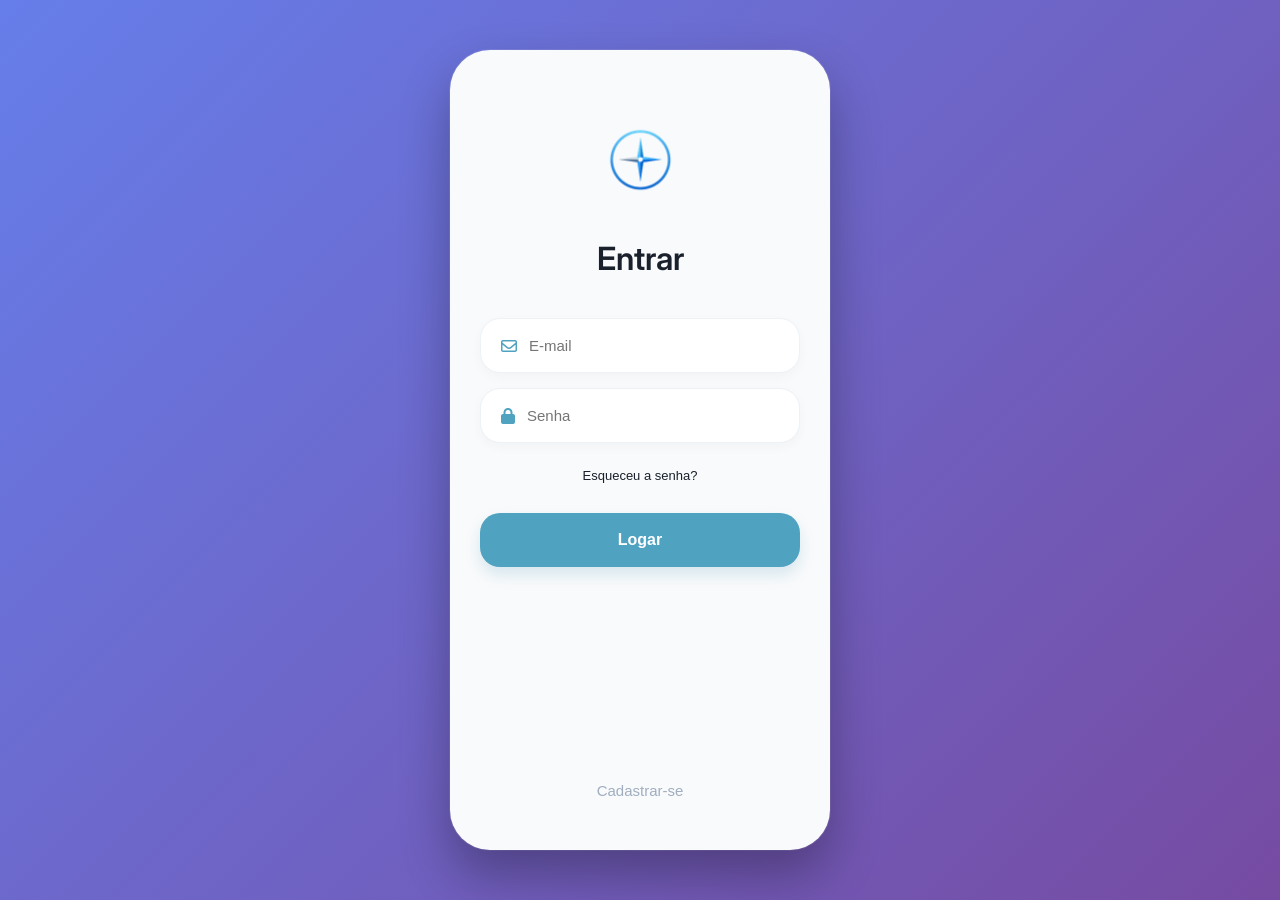
<file: index.html>
<!DOCTYPE html>
<html lang="pt-br">
<head>
    <meta charset="UTF-8">
    <meta name="viewport" content="width=device-width, initial-scale=1.0">
    <title>Oportuniza | App</title>
    <link href="https://fonts.googleapis.com/css2?family=Inter:wght@300;400;600&display=swap" rel="stylesheet">
    <link rel="stylesheet" href="style.css">
    <link rel="stylesheet" href="home.css">
    <link rel="stylesheet" href="https://cdnjs.cloudflare.com/ajax/libs/font-awesome/6.0.0/css/all.min.css">
</head>
<body>

    <div class="app-container">
        
        <section id="login-screen" class="screen active">
            <header>
                <img src="logo.png" alt="Logo" class="app-logo">
                <h1 class="brand-name">Entrar</h1>
            </header>
            <div class="form-group">
                <div class="input-field">
                    <i class="fa-regular fa-envelope"></i>
                    <input type="email" id="login-email" placeholder="E-mail">
                </div>
                <div class="input-field">
                    <i class="fa-solid fa-lock"></i>
                    <input type="password" id="login-password" placeholder="Senha">
                </div>
                <button class="forgot-link" onclick="showScreen('recover-screen')">Esqueceu a senha?</button>
            </div>
            <button class="btn-primary" onclick="handleLogin()">Logar</button>
            <div class="footer">
                <button class="signup-link" onclick="showScreen('register-screen')">Cadastrar-se</button>
            </div>
        </section>

        <section id="register-screen" class="screen">
            <header>
                <h1 class="brand-name">Criar Conta</h1>
                <p class="tagline">Junte-se ao Oportuniza</p>
            </header>
            <div class="form-group">
                <div class="input-field">
                    <i class="fa-regular fa-user"></i>
                    <input type="text" id="reg-name" placeholder="Nome Completo">
                </div>
                <div class="input-field">
                    <i class="fa-regular fa-envelope"></i>
                    <input type="email" id="reg-email" placeholder="E-mail">
                </div>
                <div class="input-field">
                    <i class="fa-solid fa-lock"></i>
                    <input type="password" id="reg-password" placeholder="Crie uma Senha">
                </div>
            </div>
            <button class="btn-primary" onclick="handleRegister()">Registrar</button>
            <div class="footer">
                <button class="signup-link" onclick="showScreen('login-screen')">Voltar para o Login</button>
            </div>
        </section>

        <section id="recover-screen" class="screen">
            <header>
                <h1 class="brand-name">Recuperar</h1>
                <p class="tagline">Digite seu e-mail cadastrado</p>
            </header>
            <div class="form-group">
                <div class="input-field">
                    <i class="fa-regular fa-envelope"></i>
                    <input type="email" id="recover-email" placeholder="E-mail">
                </div>
            </div>
            <button class="btn-primary" onclick="handleRecover()">Enviar Instruções</button>
            <div class="footer">
                <button class="signup-link" onclick="showScreen('login-screen')">Cancelar</button>
            </div>
        </section>

        <section id="home-screen" class="screen">
            <header class="home-header">
                <img src="logo.png" alt="Logo" class="app-logo-small">
                <div class="user-profile">
                    <img src="user_profile.png" alt="Usuário" class="user-avatar">
                    <span class="welcome-text">Olá, <strong id="user-name-display">Usuário</strong></span>
                </div>
            </header>
            <main class="home-main">
                <div class="widget-card card-purple">
                    <img src="CIEE.png" alt="CIEE" class="card-icon-img">
                    <div class="card-content">
                        <h3>CIEE</h3>
                        <p>Centro de Integração Empresa-Escola</p>
                    </div>
                    <a href="https://www.cieepr.org.br" target="_blank" class="card-action"><i class="fa-solid fa-chevron-right"></i></a>
                </div>
                <div class="widget-card card-blue">
                    <div class="card-icon"><i class="fa-solid fa-briefcase"></i></div>
                    <div class="card-content">
                        <h3>12 Novas Vagas</h3>
                        <p>Compatíveis com seu perfil</p>
                    </div>
                    <button class="card-action"><i class="fa-solid fa-chevron-right"></i></button>
                </div>
                <div class="widget-highlight card-green">
                    <h3>Vaga Destaque: Dev Júnior</h3>
                    <p>Empresa TechSolutions</p>
                    <button class="btn-highlight">Ver Detalhes</button>
                </div>
            </main>
            <nav class="bottom-nav">
                <button class="nav-item active"><i class="fa-solid fa-house"></i>Home</button>
                <button class="nav-item"><i class="fa-solid fa-magnifying-glass"></i>Buscar</button>
                <button class="nav-item"><i class="fa-solid fa-bell"></i>Avisos</button>
                <button class="nav-item" onclick="showScreen('login-screen')"><i class="fa-solid fa-right-from-bracket"></i>Sair</button>
            </nav>
        </section>

    </div>

    <script src="script.js"></script>
</body>
</html>
</file>
<file: style.css>
:root {
    --primary: #4FA2C0;
    --primary-dark: #3d8ba8;
    --secondary: #6C63FF;
    --bg-light: #F9FAFB;
    --bg-gradient: linear-gradient(135deg, #667eea 0%, #764ba2 100%);
    --text-main: #1A202C;
    --text-muted: #A0AEC0;
    --card-shadow: 0 10px 40px rgba(0,0,0,0.1);
}

* { box-sizing: border-box; margin: 0; padding: 0; outline: none; }

body {
    background: var(--bg-gradient);
    display: flex;
    justify-content: center;
    align-items: center;
    height: 100vh;
    font-family: 'Inter', sans-serif;
    padding: 20px;
}

.app-container {
    width: 100%;
    max-width: 380px;
    height: 100%;
    max-height: 800px;
    background-color: var(--bg-light);
    border-radius: 40px;
    overflow: hidden;
    box-shadow: 0 25px 50px rgba(0,0,0,0.3), 0 0 0 1px rgba(255,255,255,0.1);
}

.screen {
    padding: 50px 30px;
    display: none;
    flex-direction: column;
    height: 100%;
}

.screen.active { display: flex; animation: fadeIn 0.4s ease; }

@keyframes fadeIn { from { opacity: 0; transform: scale(0.98); } to { opacity: 1; transform: scale(1); } }

header { text-align: center; margin-bottom: 40px; }
.app-logo { width: 120px; margin-bottom: 15px; }
.brand-name { font-size: 32px; font-weight: 600; color: var(--text-main); }
.tagline { font-size: 14px; color: var(--text-muted); margin-top: 5px; }

.form-group { display: flex; flex-direction: column; gap: 15px; margin-bottom: 30px; }

.input-field {
    background: white;
    border-radius: 20px;
    display: flex;
    align-items: center;
    padding: 0 20px;
    box-shadow: 0 4px 12px rgba(0,0,0,0.03);
    border: 1px solid #edf2f7;
    transition: all 0.3s ease;
}

.input-field:focus-within {
    border-color: var(--primary);
    box-shadow: 0 4px 15px rgba(79, 162, 192, 0.2);
}

.input-field i { color: var(--primary); font-size: 16px; margin-right: 12px; }

.input-field input {
    border: none;
    padding: 18px 0;
    width: 100%;
    font-size: 15px;
    background: transparent;
}

.btn-primary {
    background: var(--primary);
    color: white;
    border: none;
    padding: 18px;
    border-radius: 20px;
    font-size: 16px;
    font-weight: 600;
    cursor: pointer;
    transition: all 0.3s ease;
    box-shadow: 0 8px 15px rgba(79, 162, 192, 0.2);
}

.btn-primary:hover {
    transform: translateY(-2px);
    box-shadow: 0 12px 25px rgba(79, 162, 192, 0.35);
}

.btn-primary:active { transform: scale(0.96); }

.forgot-link {
    background: none;
    border: none;
    color: var(--text-main);
    font-size: 13px;
    align-self: center;
    cursor: pointer;
    margin-top: 10px;
}

.footer { margin-top: auto; text-align: center; }

.signup-link {
    background: none;
    border: none;
    color: var(--text-muted);
    font-size: 15px;
    cursor: pointer;
}
</file>
<file: home.css>
/* home.css - Design Ajustado */

:root {
    --bg-light: #F9FAFB;
    --card-white: #ffffff;
    --primary-blue: #4FA2C0;
    --text-dark: #1A202C;
    --text-muted: #A0AEC0;
}

/* Ajuste na seção Home */
#home-screen {
    background-color: var(--bg-light);
    height: 100%;
    display: flex;
    flex-direction: column;
    position: relative; /* Necessário para o menu fixo funcionar */
}

/* Header Compacto - Sem Logo */
.home-header {
    display: flex;
    flex-direction: column;
    align-items: center;
    padding: 15px 20px 8px;
    gap: 8px;
}

.app-logo-small {
    display: none;
}

.user-profile {
    display: flex;
    flex-direction: column;
    align-items: center;
    gap: 6px;
    text-align: center;
}

.user-avatar {
    width: 70px;
    height: 70px;
    border-radius: 50%;
    border: 3px solid var(--primary-blue);
    padding: 3px;
    box-shadow: 0 4px 15px rgba(79, 162, 192, 0.3);
}

.welcome-text {
    font-size: 17px;
    color: var(--text-dark);
}

/* Área de conteúdo com rolagem independente */
.home-main {
    flex: 1;
    overflow-y: auto;
    padding: 8px 20px 90px;
    display: flex;
    flex-direction: column;
    gap: 14px;
}

/* Estilo dos Widgets (Cards Brancos) - Maiores */
.widget-card {
    background: var(--card-white);
    border-radius: 22px;
    display: flex;
    align-items: center;
    padding: 22px;
    box-shadow: 0 4px 12px rgba(0,0,0,0.05);
    border: 1px solid #edf2f7;
    transition: all 0.3s ease;
}

.widget-card:hover {
    transform: translateY(-3px);
    box-shadow: 0 8px 25px rgba(0,0,0,0.1);
}

.card-icon {
    width: 50px;
    height: 50px;
    border-radius: 15px;
    display: flex;
    justify-content: center;
    align-items: center;
    font-size: 22px;
    margin-right: 15px;
    background: rgba(79, 162, 192, 0.15);
    color: var(--primary-blue);
    box-shadow: 0 4px 10px rgba(79, 162, 192, 0.2);
}

/* Imagem do CIEE no card */
.card-icon-img {
    width: 50px;
    height: 50px;
    border-radius: 12px;
    object-fit: contain;
    margin-right: 15px;
}

.card-content h3 { font-size: 16px; color: var(--text-dark); }
.card-content p { font-size: 12px; color: var(--text-muted); }

/* Setinha do Widget - Mais Bonita */
.card-action {
    width: 36px;
    height: 36px;
    border-radius: 50%;
    background: var(--bg-light);
    border: none;
    display: flex;
    justify-content: center;
    align-items: center;
    cursor: pointer;
    transition: all 0.3s ease;
    margin-left: auto;
    color: var(--text-muted);
}

.card-action i {
    font-size: 14px;
}

.card-action:hover {
    background: var(--primary-blue);
    color: white;
    transform: translateX(4px);
    box-shadow: 0 4px 12px rgba(79, 162, 192, 0.3);
}

/* Widget de Destaque */
.widget-highlight {
    background: var(--primary-blue);
    border-radius: 20px;
    padding: 20px;
    color: white;
    text-align: center;
}

.btn-highlight {
    background: white;
    color: var(--primary-blue);
    border: none;
    width: 100%;
    padding: 12px;
    border-radius: 12px;
    font-weight: 600;
    margin-top: 10px;
    cursor: pointer;
}

/* MENU INFERIOR FIXO - Corrigido */
.bottom-nav {
    position: absolute;
    bottom: 0;
    left: 0;
    width: 100%;
    background: white;
    display: flex;
    justify-content: space-around;
    padding: 12px 0 25px;
    border-top: 1px solid #edf2f7;
    box-shadow: 0 -5px 15px rgba(0,0,0,0.03);
}

.nav-item {
    background: none;
    border: none;
    color: var(--text-muted);
    display: flex;
    flex-direction: column;
    align-items: center;
    gap: 4px;
    font-size: 10px;
    cursor: pointer;
    flex: 1;
}

.nav-item i { font-size: 20px; }
.nav-item.active { color: var(--primary-blue); }
</file>
